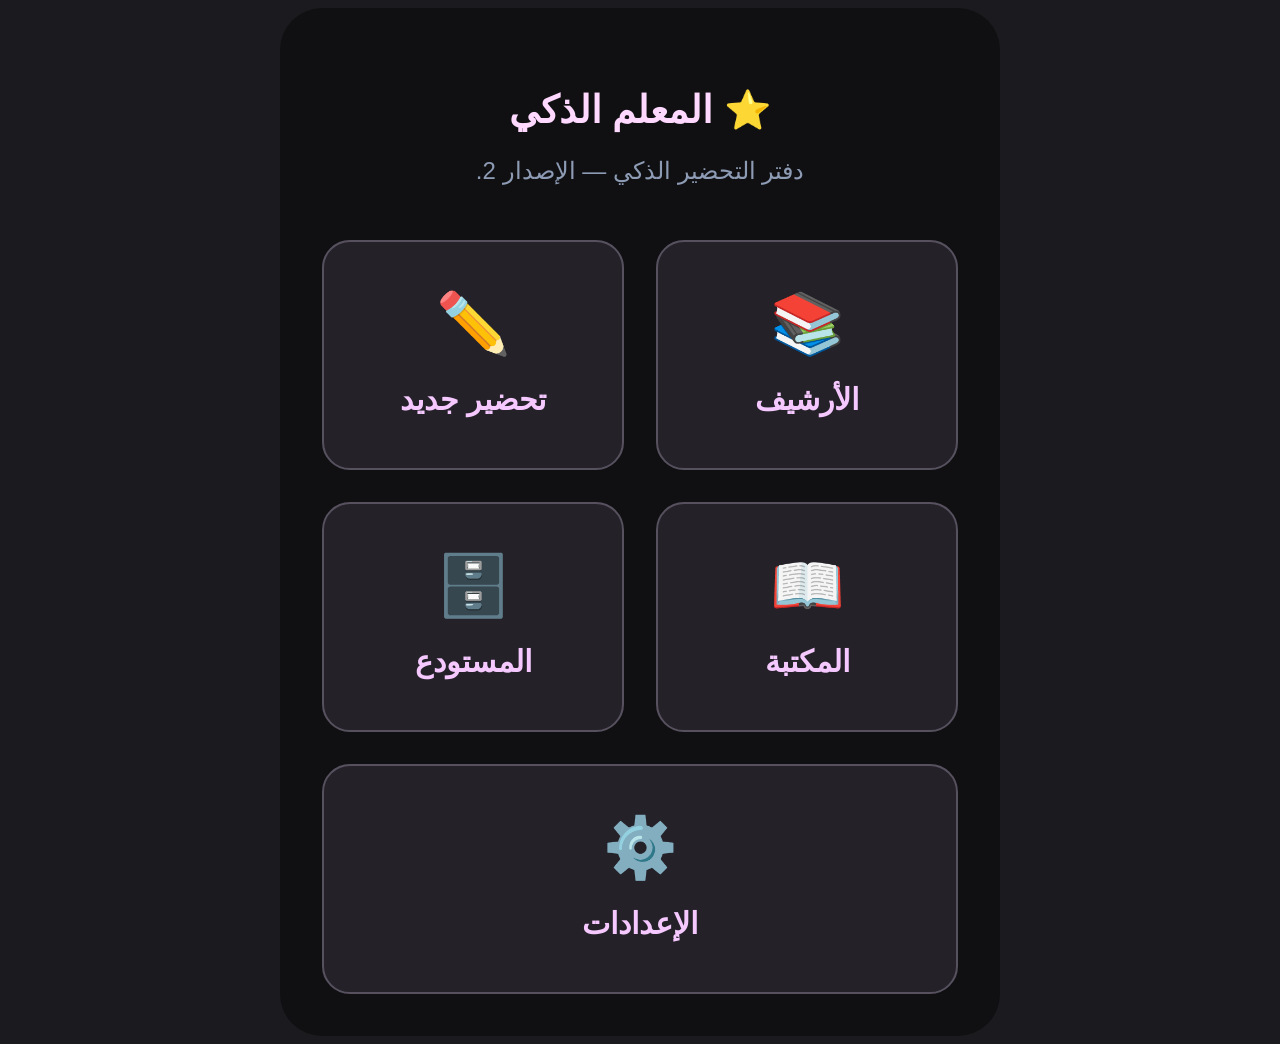
<file: index.html>
<!DOCTYPE html>
<html lang="ar" dir="rtl">
<head>
  <meta charset="UTF-8" />
  <meta name="viewport" content="width=device-width, initial-scale=1." />
  <title>المعلم الذكي</title>

  <!-- ملف التنسيق الرئيسي -->
  <link rel="stylesheet" href="style.css" />
</head>
<body>

  <main class="app-container">

    <!-- عنوان التطبيق -->
    <header class="header">
      <h1>⭐ المعلم الذكي</h1>
      <p>دفتر التحضير الذكي — الإصدار 2.</p>
    </header>

    <!-- أزرار الصفحات الرئيسية -->
    <section class="cards-grid" aria-label="القائمة الرئيسية">

      <a href="archive.html" class="card">
        <span class="icon">📚</span>
        <span class="title">الأرشيف</span>
      </a>

      <a href="new-plan.html" class="card">
        <span class="icon">✏️</span>
        <span class="title">تحضير جديد</span>
      </a>

      <a href="library.html" class="card">
        <span class="icon">📖</span>
        <span class="title">المكتبة</span>
      </a>

      <a href="storage.html" class="card">
        <span class="icon">🗄️</span>
        <span class="title">المستودع</span>
      </a>

    </section>

    <!-- زر الإعدادات -->
    <section class="settings-section" aria-label="الإعدادات">

      <a href="settings.html" class="settings-card">
        <span class="icon">⚙️</span>
        <span class="title">الإعدادات</span>
      </a>

    </section>

  </main>

</body>
</html>
</file>
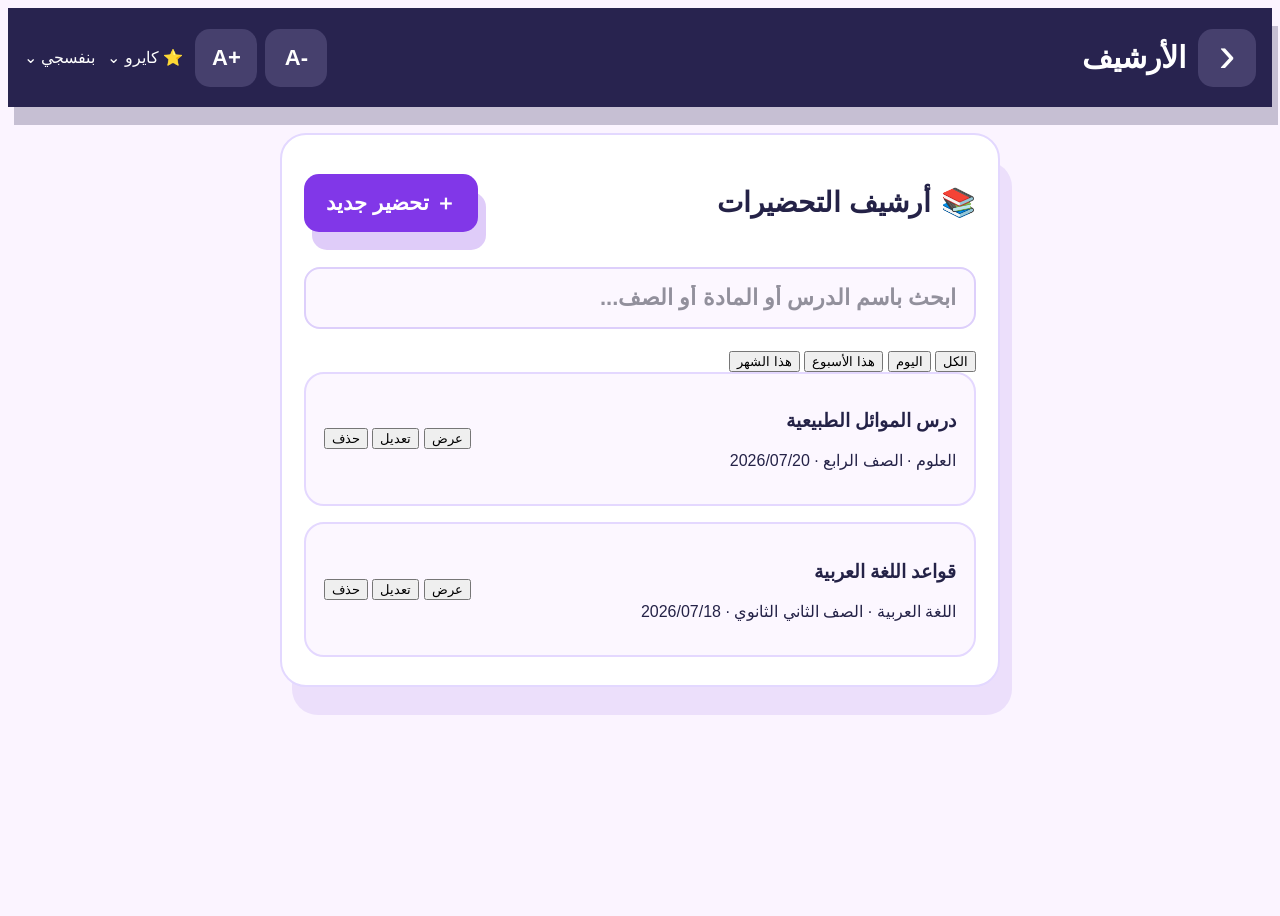
<file: archive.html>
<!DOCTYPE html>
<html lang="ar" dir="rtl">
<head>
  <meta charset="UTF-8" />
  <meta name="viewport" content="width=device-width, initial-scale=1." />
  <title>الأرشيف</title>
  <link rel="stylesheet" href="archive.css" />
</head>
<body>

  <div class="page">

    <!-- الشريط العلوي -->
    <header class="top-bar">

      <a href="index.html" class="back-btn" aria-label="رجوع">
        ‹
      </a>

      <h1>الأرشيف</h1>

      <div class="font-controls">
        <button type="button">-A</button>
        <button type="button">+A</button>
      </div>

      <div class="top-select">
        <span>⭐</span>
        <span>كايرو</span>
        <span>⌄</span>
      </div>

      <div class="top-select">
        <span class="color-dot"></span>
        <span>بنفسجي</span>
        <span>⌄</span>
      </div>

    </header>

    <!-- المحتوى -->
    <main class="content">

      <section class="archive-card">

        <div class="archive-header">
          <h2>
            <span>📚</span>
            أرشيف التحضيرات
          </h2>

          <a href="new-plan.html" class="new-plan-btn">
            <span>＋</span>
            تحضير جديد
          </a>
        </div>

        <div class="search-box">
          <input type="search" placeholder="ابحث باسم الدرس أو المادة أو الصف..." />
        </div>

        <div class="filter-row">
          <button type="button" class="active">الكل</button>
          <button type="button">اليوم</button>
          <button type="button">هذا الأسبوع</button>
          <button type="button">هذا الشهر</button>
        </div>

        <div class="archive-list">

          <!-- عنصر أرشيف -->
          <article class="archive-item">
            <div class="item-info">
              <h3>درس الموائل الطبيعية</h3>
              <p>العلوم · الصف الرابع · 2026/07/20</p>
            </div>

            <div class="item-actions">
              <button type="button" class="view-btn">عرض</button>
              <button type="button" class="edit-btn">تعديل</button>
              <button type="button" class="delete-btn">حذف</button>
            </div>
          </article>

          <!-- عنصر أرشيف -->
          <article class="archive-item">
            <div class="item-info">
              <h3>قواعد اللغة العربية</h3>
              <p>اللغة العربية · الصف الثاني الثانوي · 2026/07/18</p>
            </div>

            <div class="item-actions">
              <button type="button" class="view-btn">عرض</button>
              <button type="button" class="edit-btn">تعديل</button>
              <button type="button" class="delete-btn">حذف</button>
            </div>
          </article>

          <!-- حالة عدم وجود بيانات، يمكنك إظهارها لاحقًا بالجافاسكريبت -->
          <!--
          <div class="empty-state">
            لا توجد تحضيرات محفوظة بعد.
          </div>
          -->

        </div>

      </section>

    </main>

  </div>

</body>
</html>
</file>
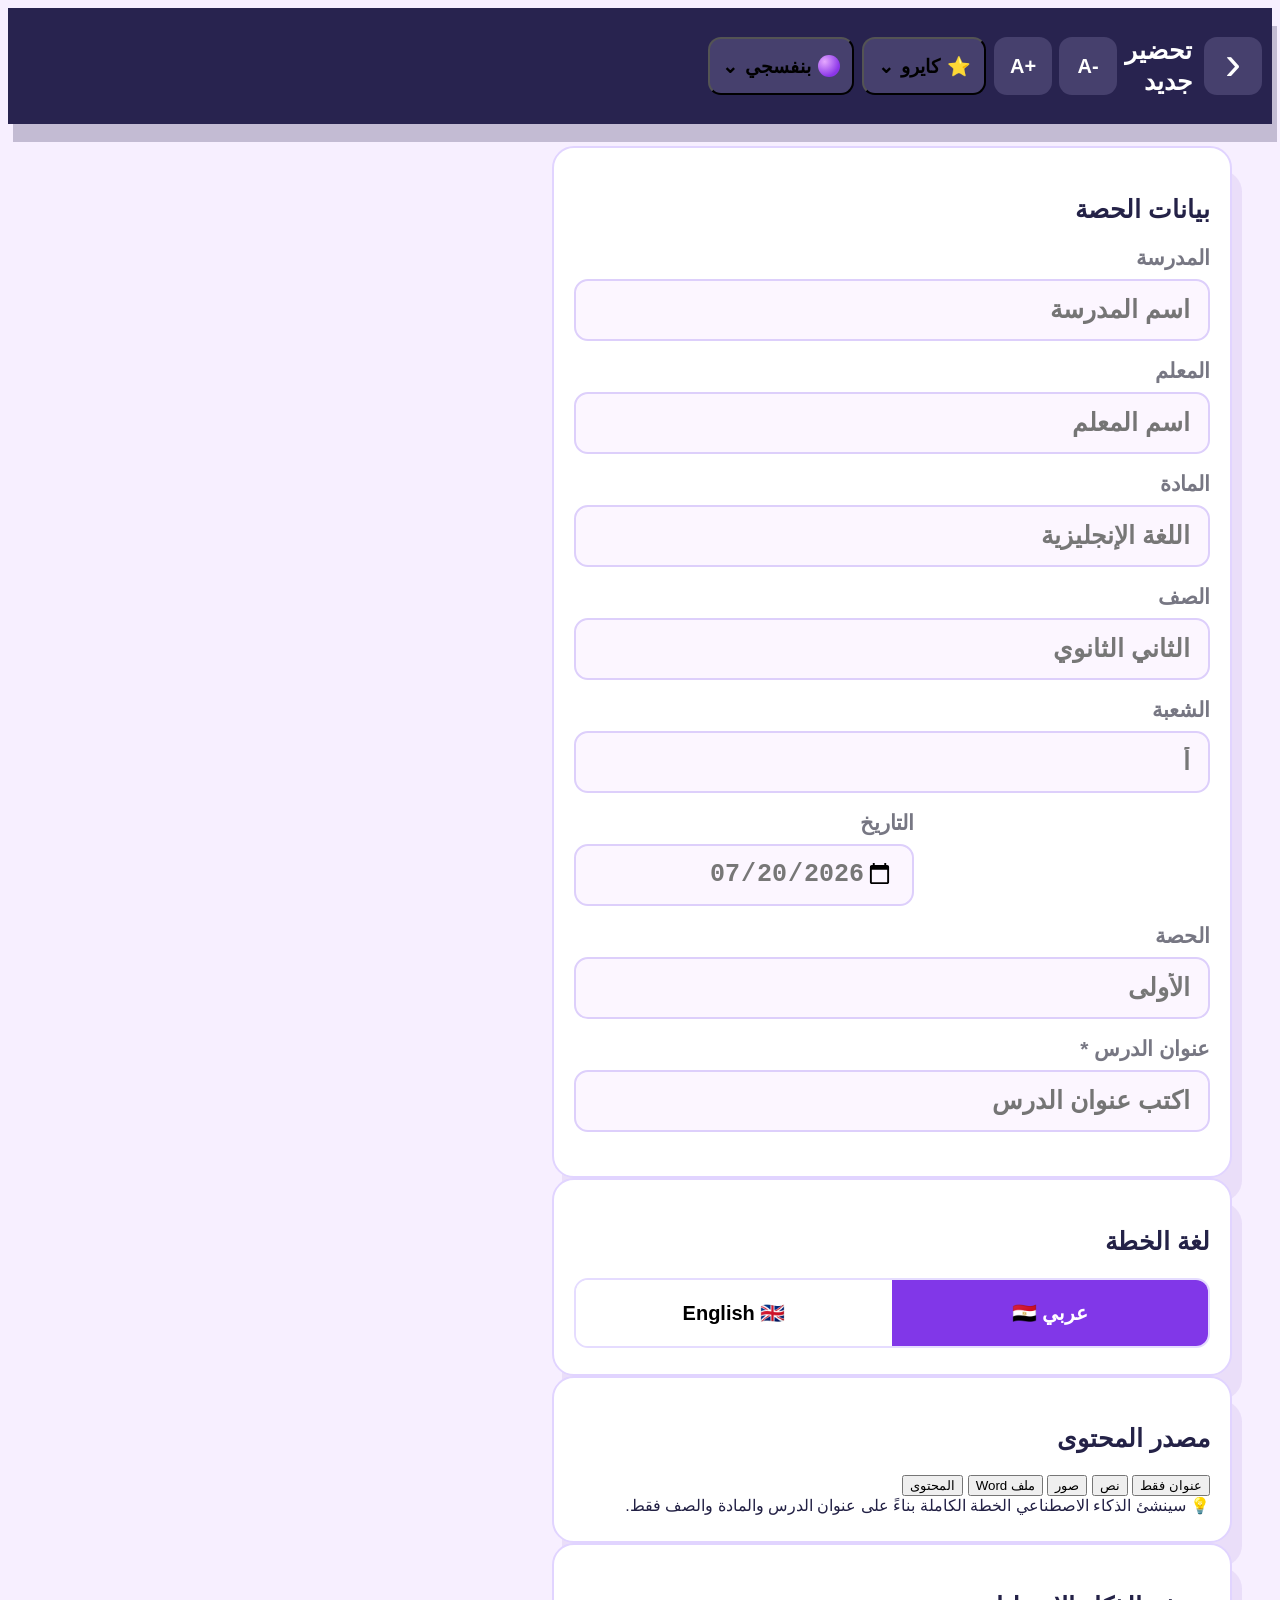
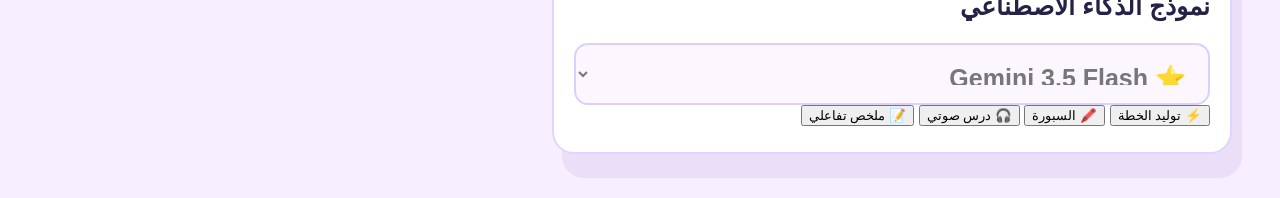
<file: new-plan.html>
<!DOCTYPE html>
<html lang="ar" dir="rtl">
<head>
  <meta charset="UTF-8" />
  <meta name="viewport" content="width=device-width, initial-scale=1." />
  <title>تحضير جديد</title>

  <!-- ملف التنسيق الخاص بصفحة تحضير جديد -->
  <link rel="stylesheet" href="new-plan.css" />
</head>
<body>

  <div class="page">

    <!-- الشريط العلوي -->
    <header class="top-bar">

      <!-- زر الرجوع للصفحة الرئيسية -->
      <a href="index.html" class="back-btn" aria-label="رجوع">
        ‹
      </a>

      <!-- عنوان الصفحة -->
      <h1>تحضير<br>جديد</h1>

      <!-- أزرار التحكم بحجم الخط -->
      <div class="font-controls">
        <button type="button" aria-label="تصغير الخط">-A</button>
        <button type="button" aria-label="تكبير الخط">+A</button>
      </div>

      <!-- اختيار الخط -->
      <button type="button" class="top-select">
        <span>⭐</span>
        <span>كايرو</span>
        <span>⌄</span>
      </button>

      <!-- اختيار اللون -->
      <button type="button" class="top-select">
        <span class="color-dot"></span>
        <span>بنفسجي</span>
        <span>⌄</span>
      </button>

    </header>

    <!-- محتوى الصفحة -->
    <main class="content">

      <!-- بيانات الحصة -->
      <section class="panel">
        <h2>بيانات الحصة</h2>

        <div class="form-group">
          <label for="school">المدرسة</label>
          <input id="school" type="text" placeholder="اسم المدرسة" />
        </div>

        <div class="form-group">
          <label for="teacher">المعلم</label>
          <input id="teacher" type="text" placeholder="اسم المعلم" />
        </div>

        <div class="form-group">
          <label for="subject">المادة</label>
          <input id="subject" type="text" value="اللغة الإنجليزية" />
        </div>

        <div class="form-group">
          <label for="grade">الصف</label>
          <input id="grade" type="text" value="الثاني الثانوي" />
        </div>

        <div class="form-group">
          <label for="classroom">الشعبة</label>
          <input id="classroom" type="text" value="أ" />
        </div>

        <div class="form-group small-field">
          <label for="date">التاريخ</label>
          <input id="date" type="date" value="2026-07-20" />
        </div>

        <div class="form-group">
          <label for="period">الحصة</label>
          <input id="period" type="text" value="الأولى" />
        </div>

        <div class="form-group">
          <label for="lesson-title">عنوان الدرس *</label>
          <input id="lesson-title" type="text" placeholder="اكتب عنوان الدرس" required />
        </div>
      </section>

      <!-- لغة الخطة -->
      <section class="panel">
        <h2>لغة الخطة</h2>

        <div class="language-tabs">
          <button type="button" class="active">عربي 🇪🇬</button>
          <button type="button">English 🇬🇧</button>
        </div>
      </section>

      <!-- مصدر المحتوى -->
      <section class="panel">
        <h2>مصدر المحتوى</h2>

        <div class="source-tabs">
          <button type="button" class="active">عنوان فقط</button>
          <button type="button">نص</button>
          <button type="button">صور</button>
          <button type="button">ملف Word</button>
          <button type="button">المحتوى</button>
        </div>

        <div class="hint-box">
          💡 سينشئ الذكاء الاصطناعي الخطة الكاملة بناءً على عنوان الدرس والمادة والصف فقط.
        </div>
      </section>

      <!-- نموذج الذكاء الاصطناعي -->
      <section class="panel">
        <h2>نموذج الذكاء الاصطناعي</h2>

        <select class="model-select" aria-label="اختيار نموذج الذكاء الاصطناعي">
          <option>⭐ Gemini 3.5 Flash</option>
          <option>Gemini 1.5 Pro</option>
          <option>GPT</option>
        </select>

        <div class="action-grid">
          <button type="button" class="generate-btn">
            ⚡ توليد الخطة
          </button>

          <button type="button" class="board-btn">
            🖍️ السبورة
          </button>

          <button type="button" class="voice-btn">
            🎧 درس صوتي
          </button>

          <button type="button" class="summary-btn">
            📝 ملخص تفاعلي
          </button>
        </div>
      </section>

    </main>

  </div>

</body>
</html>
</file>
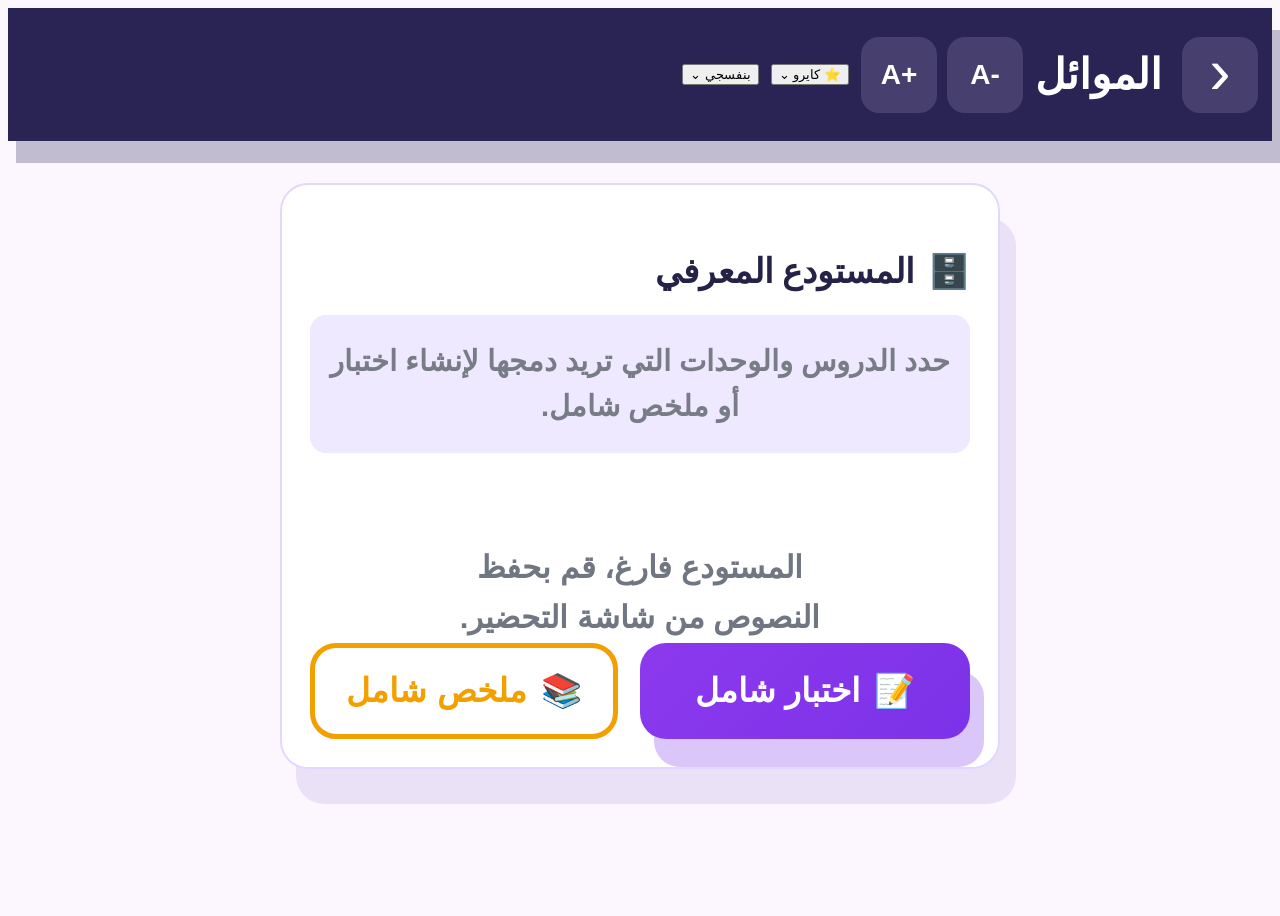
<file: storage.html>
<!DOCTYPE html>
<html lang="ar" dir="rtl">
<head>
  <meta charset="UTF-8" />
  <meta name="viewport" content="width=device-width, initial-scale=1." />
  <title>المستودع المعرفي</title>

  <!-- ملف التنسيق الخاص بالمستودع -->
  <link rel="stylesheet" href="storage.css" />
</head>
<body>

  <div class="page">

    <!-- الشريط العلوي -->
    <header class="top-bar">

      <!-- زر الرجوع للرئيسية -->
      <a href="index.html" class="back-btn" aria-label="رجوع إلى الصفحة الرئيسية">
        ‹
      </a>

      <!-- عنوان الصفحة -->
      <h1>الموائل</h1>

      <!-- التحكم بحجم الخط -->
      <div class="font-controls">
        <button type="button" id="decreaseFont">-A</button>
        <button type="button" id="increaseFont">+A</button>
      </div>

      <!-- اختيار الخط -->
      <button type="button" class="top-select">
        <span>⭐</span>
        <span>كايرو</span>
        <span class="arrow">⌄</span>
      </button>

      <!-- اختيار اللون -->
      <button type="button" class="top-select">
        <span class="color-dot"></span>
        <span>بنفسجي</span>
        <span class="arrow">⌄</span>
      </button>

    </header>

    <!-- محتوى الصفحة -->
    <main class="content">

      <section class="storage-card">

        <!-- عنوان الكرت -->
        <h2>
          <span>🗄️</span>
          المستودع المعرفي
        </h2>

        <!-- رسالة توضيحية -->
        <div class="notice-box">
          حدد الدروس والوحدات التي تريد دمجها لإنشاء اختبار أو ملخص شامل.
        </div>

        <!-- حالة المستودع الفارغ -->
        <p class="empty-message">
          المستودع فارغ، قم بحفظ النصوص من شاشة التحضير.
        </p>

        <!-- أزرار الإجراءات -->
        <div class="actions">

          <button type="button" class="btn primary-btn">
            <span>📝</span>
            اختبار شامل
          </button>

          <button type="button" class="btn outline-btn">
            <span>📚</span>
            ملخص شامل
          </button>

        </div>

      </section>

    </main>

  </div>

</body>
</html>
</file>
<file: style.css>
/* إعادة ضبط العناصر */
* {
  box-sizing: border-box;
  margin: ;
  padding: ;
}

/* تنسيق عام للصفحة */
body {
  min-height: 100vh;
  background: #1b1b1f;
  font-family: "Tahoma", "Arial", sans-serif;
  display: flex;
  justify-content: center;
  align-items: center;
  color: #f8d6ff;
}

/* إزالة خط الروابط */
a {
  text-decoration: none;
}

/* الحاوية الرئيسية */
.app-container {
  width: min(92%, 720px);
  background: #101012;
  border-radius: 42px;
  padding: 55px 42px 42px;
  box-shadow:  20px 50px rgba(, , , .45);
}

/* العنوان */
.header {
  text-align: center;
  margin-bottom: 55px;
}

.header h1 {
  font-size: 38px;
  color: #ffd8ff;
  margin-bottom: 25px;
  font-weight: 700;
}

.header p {
  font-size: 24px;
  color: #8d9bb4;
}

/* شبكة البطاقات */
.cards-grid {
  display: grid;
  grid-template-columns: repeat(2, 1fr);
  gap: 32px;
  margin-bottom: 32px;
}

/* تصميم البطاقات */
.card,
.settings-card {
  background: #242128;
  border: 2px solid #57515f;
  border-radius: 28px;
  min-height: 230px;
  cursor: pointer;
  color: #f5c8ff;
  display: flex;
  flex-direction: column;
  justify-content: center;
  align-items: center;
  gap: 28px;
  transition: .25s ease;
}

/* تأثير عند المرور */
.card:hover,
.settings-card:hover {
  transform: translateY(-5px);
  border-color: #d7a5e8;
  background: #2d2733;
  box-shadow:  12px 28px rgba(215, 165, 232, .18);
}

/* الأيقونات */
.icon {
  font-size: 60px;
  line-height: 1;
}

/* عنوان البطاقة */
.title {
  font-size: 30px;
  font-weight: 700;
}

/* قسم الإعدادات */
.settings-section {
  width: 100%;
}

/* زر الإعدادات */
.settings-card {
  width: 100%;
  min-height: 230px;
}

/* تحسين الضغط على الجوال */
.card:active,
.settings-card:active {
  transform: scale(.97);
}

/* تجاوب مع الشاشات المتوسطة */
@media (max-width: 768px) {
  .app-container {
    width: 92%;
    padding: 48px 34px 36px;
    border-radius: 38px;
  }

  .header h1 {
    font-size: 34px;
  }

  .header p {
    font-size: 22px;
  }

  .card,
  .settings-card {
    min-height: 210px;
  }

  .icon {
    font-size: 54px;
  }

  .title {
    font-size: 28px;
  }
}

/* تجاوب مع الجوال */
@media (max-width: 600px) {
  body {
    align-items: flex-start;
    padding: 24px ;
  }

  .app-container {
    width: 92%;
    padding: 40px 22px 28px;
    border-radius: 34px;
  }

  .header {
    margin-bottom: 40px;
  }

  .header h1 {
    font-size: 30px;
    margin-bottom: 18px;
  }

  .header p {
    font-size: 18px;
  }

  .cards-grid {
    gap: 22px;
    margin-bottom: 22px;
  }

  .card,
  .settings-card {
    min-height: 170px;
    border-radius: 22px;
    gap: 18px;
  }

  .icon {
    font-size: 44px;
  }

  .title {
    font-size: 22px;
  }
}

/* تجاوب مع الشاشات الصغيرة جدًا */
@media (max-width: 420px) {
  .app-container {
    width: 94%;
    padding: 34px 16px 24px;
    border-radius: 30px;
  }

  .header h1 {
    font-size: 27px;
  }

  .header p {
    font-size: 16px;
  }

  .cards-grid {
    gap: 16px;
  }

  .card,
  .settings-card {
    min-height: 145px;
    border-radius: 20px;
  }

  .icon {
    font-size: 38px;
  }

  .title {
    font-size: 20px;
  }
}
</file>
<file: archive.css>
* {
  box-sizing: border-box;
  margin: ;
  padding: ;
}

body {
  font-family: Tahoma, Arial, sans-serif;
  background: #fbf4ff;
  color: #242247;
  min-height: 100vh;
}

/* الصفحة */
.page {
  width: 100%;
  min-height: 100vh;
  background: linear-gradient(180deg, #fff8ff %, #fbf4ff 45%, #f8efff 100%);
}

/* الشريط العلوي */
.top-bar {
  min-height: 82px;
  background: #28234f;
  color: white;
  display: flex;
  align-items: center;
  gap: 12px;
  padding: 12px 16px;
  box-shadow:  6px 18px rgba(40, 35, 79, .25);
  overflow-x: auto;
  white-space: nowrap;
}

.top-bar::-webkit-scrollbar {
  display: none;
}

/* زر الرجوع */
.back-btn {
  width: 58px;
  height: 58px;
  min-width: 58px;
  border-radius: 15px;
  background: #46406d;
  color: white;
  display: flex;
  align-items: center;
  justify-content: center;
  font-size: 50px;
  line-height: 1;
  text-decoration: none;
  padding-bottom: 7px;
}

/* عنوان الصفحة */
.top-bar h1 {
  font-size: 30px;
  font-weight: 900;
  margin-inline-end: auto;
}

/* أزرار تكبير وتصغير الخط */
.font-controls {
  display: flex;
  gap: 8px;
}

.font-controls button {
  width: 62px;
  height: 58px;
  border: none;
  border-radius: 15px;
  background: #46406d;
  color: white;
  font-size: 22px;
  font-weight: 900;
  cursor: pointer;
}

/* المحتوى */
.content {
  padding: 26px 18px 40px;
}

/* كرت الأرشيف الرئيسي */
.archive-card {
  max-width: 720px;
  margin:  auto;
  background: #ffffff;
  border: 2px solid #e3d8ff;
  border-radius: 26px;
  padding: 28px 22px;
  box-shadow:  12px 28px rgba(126, 72, 218, .12);
}

/* رأس كرت الأرشيف */
.archive-header {
  display: flex;
  align-items: center;
  justify-content: space-between;
  gap: 16px;
  margin-bottom: 24px;
}

.archive-header h2 {
  font-size: 28px;
  font-weight: 900;
  color: #242247;
  display: flex;
  align-items: center;
  gap: 10px;
}

/* زر إنشاء تحضير */
.new-plan-btn {
  border: none;
  background: #8137e8;
  color: white;
  border-radius: 15px;
  padding: 15px 22px;
  font-size: 21px;
  font-weight: 900;
  cursor: pointer;
  text-decoration: none;
  box-shadow:  8px 18px rgba(129, 55, 232, .25);
  transition: .25s ease;
}

.new-plan-btn:hover {
  transform: translateY(-3px);
  background: #743d8;
}

/* شريط البحث */
.search-box {
  margin-bottom: 22px;
}

.search-box input {
  width: 100%;
  height: 62px;
  border: 2px solid #ddcffb;
  border-radius: 16px;
  background: #fcf7ff;
  color: #242247;
  padding:  18px;
  font-size: 22px;
  font-weight: 800;
  outline: none;
  text-align: right;
}

.search-box input::placeholder {
  color: #92909c;
}

.search-box input:focus {
  border-color: #8137e8;
  box-shadow:    4px rgba(129, 55, 232, .12);
}

/* فلاتر الأرشيف */
.archive-filters {
  display: flex;
  gap: 12px;
  margin-bottom: 24px;
  overflow-x: auto;
  padding-bottom: 4px;
}

.archive-filters::-webkit-scrollbar {
  display: none;
}

.archive-filters button {
  min-width: 120px;
  height: 52px;
  border: 2px solid #ed4ff;
  border-radius: 14px;
  background: white;
  color: #777783;
  font-size: 19px;
  font-weight: 900;
  cursor: pointer;
  transition: .2s ease;
}

.archive-filters button.active,
.archive-filters button:hover {
  background: #8137e8;
  color: white;
  border-color: #8137e8;
}

/* قائمة التحاضير */
.archive-list {
  display: flex;
  flex-direction: column;
  gap: 16px;
}

/* عنصر التحضير */
.archive-item {
  background: #fcf7ff;
  border: 2px solid #e4d8ff;
  border-radius: 20px;
  padding: 18px;
  display: flex;
  align-items: center;
  justify-content: space-between;
  gap: 16px;
  transition: .25s ease;
}

.archive-item:hover {
  transform: translateY(-3px);
  border-color: #c7adff;
  box-shadow:  10px 24px rgba(126, 72, 218, .12);
}

/* معلومات التحضير */
.archive-info {
  flex: 1;
}

.archive-info h3 {
  font-size: 24px;
  font-weight: 900;
  color: #242247;
  margin-bottom: 8px;
}

.archive-info p {
  font-size: 18px;
  font-weight: 800;
  color: #777783;
  line-height: 1.6;
}

/* وسم الحالة */
.status {
  display: inline-flex;
  align-items: center;
  justify-content: center;
  margin-top: 10px;
  padding: 7px 12px;
  border-radius: 999px;
  font-size: 15px;
  font-weight: 900;
}

.status.saved {
  background: #e8fff2;
  color: #16864b;
}

.status.draft {
  background: #fff5dc;
  color: #b07000;
}

/* أزرار الإجراءات */
.archive-actions {
  display: flex;
  align-items: center;
  gap: 10px;
}

.archive-actions button,
.archive-actions a {
  width: 46px;
  height: 46px;
  border: none;
  border-radius: 13px;
  background: #ffffff;
  border: 2px solid #e2d6ff;
  color: #242247;
  font-size: 22px;
  cursor: pointer;
  text-decoration: none;
  display: flex;
  align-items: center;
  justify-content: center;
  transition: .2s ease;
}

.archive-actions button:hover,
.archive-actions a:hover {
  background: #fe8ff;
  border-color: #b99aff;
}

.archive-actions .delete-btn:hover {
  background: #ffecec;
  border-color: #ff9d9d;
}

/* رسالة عدم وجود عناصر */
.empty-archive {
  background: #f5efff;
  border: 2px dashed #d7c6ff;
  border-radius: 20px;
  padding: 36px 20px;
  text-align: center;
  color: #777783;
  font-size: 23px;
  font-weight: 900;
  line-height: 1.7;
}

/* للجوال */
@media (max-width: 600px) {
  .top-bar {
    min-height: 74px;
    padding: 10px;
    gap: 8px;
  }

  .back-btn {
    width: 52px;
    height: 52px;
    min-width: 52px;
    font-size: 44px;
  }

  .top-bar h1 {
    font-size: 25px;
  }

  .font-controls button {
    width: 54px;
    height: 52px;
    font-size: 19px;
  }

  .content {
    padding: 22px 12px 34px;
  }

  .archive-card {
    padding: 24px 14px;
    border-radius: 23px;
  }

  .archive-header {
    align-items: flex-start;
    flex-direction: column;
  }

  .archive-header h2 {
    font-size: 24px;
  }

  .new-plan-btn {
    width: 100%;
    text-align: center;
    font-size: 20px;
    padding: 14px 18px;
  }

  .search-box input {
    height: 58px;
    font-size: 20px;
  }

  .archive-filters button {
    min-width: 105px;
    height: 48px;
    font-size: 17px;
  }

  .archive-item {
    align-items: flex-start;
    flex-direction: column;
    padding: 16px;
  }

  .archive-info h3 {
    font-size: 22px;
  }

  .archive-info p {
    font-size: 17px;
  }

  .archive-actions {
    width: 100%;
    justify-content: flex-end;
  }

  .archive-actions button,
  .archive-actions a {
    width: 44px;
    height: 44px;
    font-size: 20px;
  }

  .empty-archive {
    font-size: 20px;
    padding: 30px 16px;
  }
}
</file>
<file: new-plan.css>
* {
  box-sizing: border-box;
  margin: ;
  padding: ;
}

body {
  font-family: Tahoma, Arial, sans-serif;
  background: #f7efff;
  color: #222044;
  min-height: 100vh;
}

.page {
  min-height: 100vh;
  background: linear-gradient(180deg, #fbf6ff %, #f4eaff 100%);
}

.top-bar {
  min-height: 86px;
  background: #28234f;
  color: #ffffff;
  display: flex;
  align-items: center;
  gap: 8px;
  padding: 10px;
  box-shadow:  5px 18px rgba(40, 35, 79, .25);
  overflow-x: auto;
  white-space: nowrap;
}

.top-bar::-webkit-scrollbar {
  display: none;
}

.back-btn {
  width: 58px;
  height: 58px;
  min-width: 58px;
  border-radius: 13px;
  background: #46406d;
  color: white;
  display: flex;
  align-items: center;
  justify-content: center;
  font-size: 48px;
  line-height: 1;
  text-decoration: none;
  padding-bottom: 6px;
}

.top-bar h1 {
  font-size: 25px;
  font-weight: 900;
  line-height: 1.25;
  margin-inline-start: 4px;
}

.font-controls {
  display: flex;
  gap: 7px;
}

.font-controls button {
  width: 58px;
  height: 58px;
  border: none;
  border-radius: 13px;
  background: #46406d;
  color: white;
  font-size: 20px;
  font-weight: 900;
  cursor: pointer;
}

.top-select {
  height: 58px;
  min-width: 124px;
  padding:  12px;
  border-radius: 13px;
  background: #46406d;
  display: flex;
  align-items: center;
  justify-content: center;
  gap: 7px;
  font-size: 19px;
  font-weight: 800;
}

.color-dot {
  width: 22px;
  height: 22px;
  border-radius: 50%;
  background: radial-gradient(circle at 30% 30%, #e5a8ff, #8a35e8 70%);
  display: inline-block;
}

.content {
  padding: 22px 18px 36px;
}

.panel {
  max-width: 680px;
  margin:  auto 22px;
  background: white;
  border: 2px solid #e1d4ff;
  border-radius: 22px;
  padding: 26px 20px;
  box-shadow:  10px 24px rgba(114, 71, 196, .1);
}

.panel h2 {
  font-size: 25px;
  color: #242247;
  font-weight: 900;
  margin-bottom: 22px;
}

.form-group {
  margin-bottom: 18px;
}

.form-group label {
  display: block;
  color: #777783;
  font-size: 21px;
  font-weight: 900;
  margin-bottom: 9px;
}

.form-group input,
.model-select {
  width: 100%;
  height: 62px;
  border: 2px solid #ddcffb;
  border-radius: 14px;
  background: #fcf6ff;
  color: #777;
  padding:  18px;
  font-size: 25px;
  font-weight: 900;
  outline: none;
  text-align: right;
}

.form-group input:focus,
.model-select:focus {
  border-color: #8137e8;
  box-shadow:    3px rgba(129, 55, 232, .12);
}

.small-field {
  max-width: 340px;
  margin-right: auto;
}

.language-tabs {
  display: grid;
  grid-template-columns: 1fr 1fr;
  border: 2px solid #e5dcff;
  border-radius: 14px;
  overflow: hidden;
}

.language-tabs button {
  height: 66px;
  border: none;
  background: white;
  color: #6f728;
  font-size: 20px;
  font-weight: 900;
  cursor: pointer;
}

.language-tabs button.active {
  background: #8137e8;
  color: white;
}

.source-tabs {
</file>
<file: storage.css>
* {
  box-sizing: border-box;
  margin: ;
  padding: ;
}

body {
  font-family: Tahoma, Arial, sans-serif;
  background: #fcf6ff;
  color: #232146;
  min-height: 100vh;
}

.page {
  min-height: 100vh;
  background: linear-gradient(180deg, #ffffff %, #fcf6ff 35%, #fbf3ff 100%);
}

.top-bar {
  min-height: 110px;
  background: #292454;
  color: #ffffff;
  display: flex;
  align-items: center;
  gap: 12px;
  padding: 14px;
  box-shadow:  8px 22px rgba(41, 36, 84, .28);
  overflow-x: auto;
  white-space: nowrap;
}

.top-bar::-webkit-scrollbar {
  display: none;
}

.back-btn {
  width: 76px;
  height: 76px;
  min-width: 76px;
  border-radius: 18px;
  background: #47406f;
  color: white;
  display: flex;
  align-items: center;
  justify-content: center;
  font-size: 64px;
  line-height: 1;
  text-decoration: none;
  padding-bottom: 8px;
}

.top-bar h1 {
  font-size: 42px;
  font-weight: 900;
  margin-inline-start: 8px;
}

.font-controls {
  display: flex;
  gap: 10px;
}

.font-controls button {
  width: 76px;
  height: 76px;
  border: none;
  border-radius: 18px;
  background: #47406f;
  color: white;
  font-size: 28px;
  font-weight: 900;
  cursor: pointer;
}

.subject-select {
  height: 76px;
  min-width: 170px;
  padding:  18px;
  border-radius: 16px;
  background: #47406f;
  color: white;
  display: flex;
  align-items: center;
  justify-content: center;
  gap: 10px;
  font-size: 27px;
  font-weight: 800;
}

.subject-select .arrow {
  font-size: 28px;
  opacity: .9;
}

.dot {
  width: 34px;
  height: 34px;
  border-radius: 50%;
  display: inline-block;
  background: radial-gradient(circle at 30% 30%, #e6a9ff, #9a32e8 65%, #6d17bf);
  box-shadow:   14px rgba(168, 65, 255, .55);
}

.content {
  padding: 42px 32px;
}

.storage-card {
  max-width: 720px;
  margin:  auto;
  background: #ffffff;
  border: 2px solid #e1d7ff;
  border-radius: 28px;
  padding: 38px 28px 28px;
  box-shadow:  16px 35px rgba(116, 79, 180, .12);
}

.storage-card h2 {
  display: flex;
  align-items: center;
  gap: 14px;
  font-size: 34px;
  font-weight: 900;
  color: #242247;
  margin-bottom: 24px;
}

.notice-box {
  background: #eee9ff;
  color: #777c87;
  border-radius: 16px;
  padding: 24px 20px;
  font-size: 29px;
  font-weight: 900;
  line-height: 1.55;
  text-align: center;
  margin-bottom: 90px;
}

.empty-message {
  color: #707783;
  font-size: 31px;
  font-weight: 900;
  line-height: 1.6;
  text-align: center;
  max-width: 600px;
  margin:  auto 120px;
}

.actions {
  display: flex;
  align-items: center;
  justify-content: space-between;
  gap: 22px;
}

.btn {
  height: 96px;
  border-radius: 26px;
  font-size: 33px;
  font-weight: 900;
  cursor: pointer;
  display: flex;
  align-items: center;
  justify-content: center;
  gap: 14px;
  transition: .25s ease;
}

.primary-btn {
  flex: 1;
  border: none;
  color: white;
  background: linear-gradient(135deg, #8d39ee, #7b32e8);
  box-shadow:  14px 28px rgba(123, 50, 232, .28);
}

.outline-btn {
  flex: .9;
  background: white;
  color: #f2a000;
  border: 5px solid #f2a000;
}

.btn:hover {
  transform: translateY(-3px);
}

@media (max-width: 700px) {
  .top-bar {
    min-height: 92px;
    padding: 10px 8px;
    gap: 8px;
  }

  .back-btn,
  .font-controls button {
    width: 62px;
    height: 62px;
    min-width: 62px;
    border-radius: 15px;
  }

  .back-btn {
    font-size: 52px;
  }

  .font-controls button {
    font-size: 23px;
  }

  .top-bar h1 {
    font-size: 34px;
  }

  .subject-select {
    height: 62px;
    min-width: 145px;
    padding:  14px;
    font-size: 23px;
  }

  .dot {
    width: 27px;
    height: 27px;
  }

  .content {
    padding: 28px 16px;
  }

  .storage-card {
    border-radius: 24px;
    padding: 32px 26px 28px;
  }

  .storage-card h2 {
    font-size: 29px;
  }

  .notice-box {
    font-size: 25px;
    margin-bottom: 76px;
  }

  .empty-message {
    font-size: 27px;
    margin-bottom: 95px;
  }

  .btn {
    height: 88px;
    font-size: 29px;
  }
}

@media (max-width: 480px) {
  .content {
    padding: 24px 10px;
  }

  .storage-card {
    padding: 28px 14px 24px;
  }

  .storage-card h2 {
    font-size: 24px;
  }

  .notice-box {
    font-size: 20px;
    margin-bottom: 60px;
  }

  .empty-message {
    font-size: 22px;
    margin-bottom: 70px;
  }

  .actions {
    flex-direction: column;
  }

  .btn {
    width: 100%;
    height: 76px;
    font-size: 24px;
  }
}
</file>
